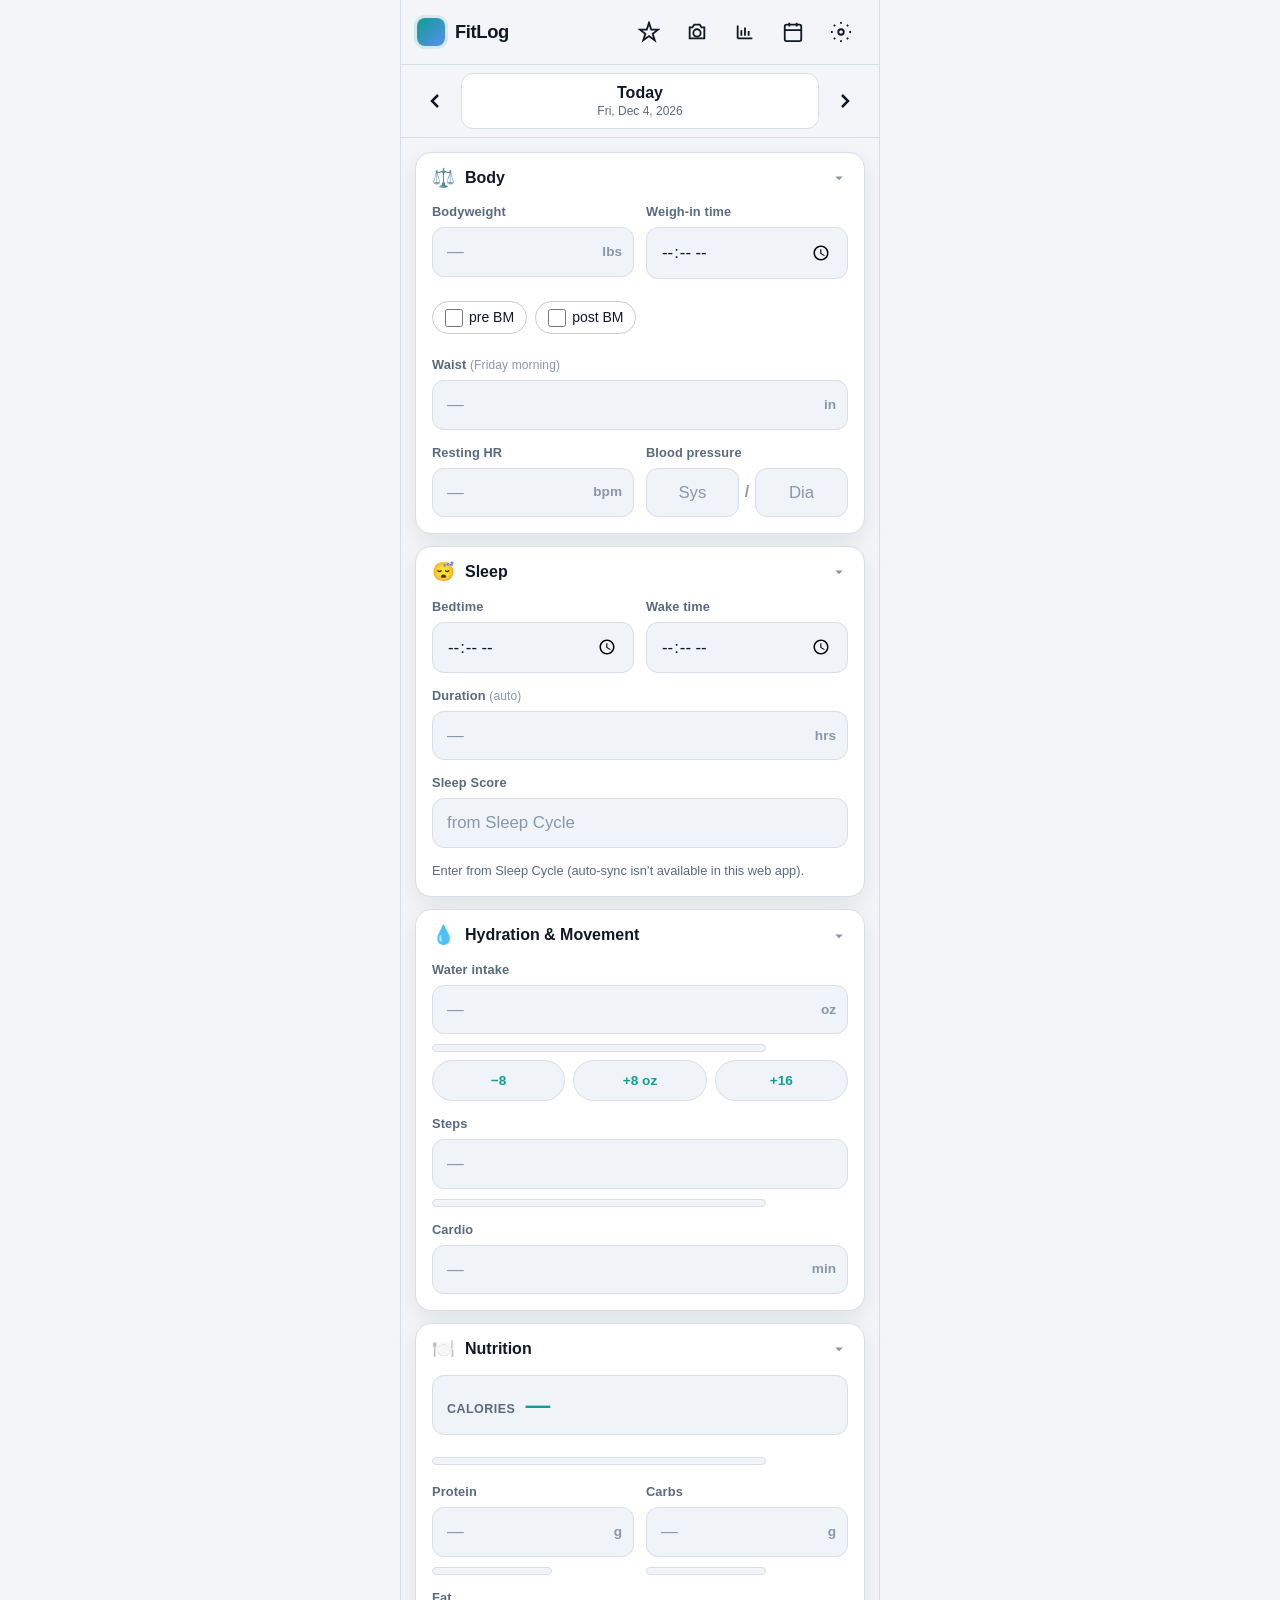
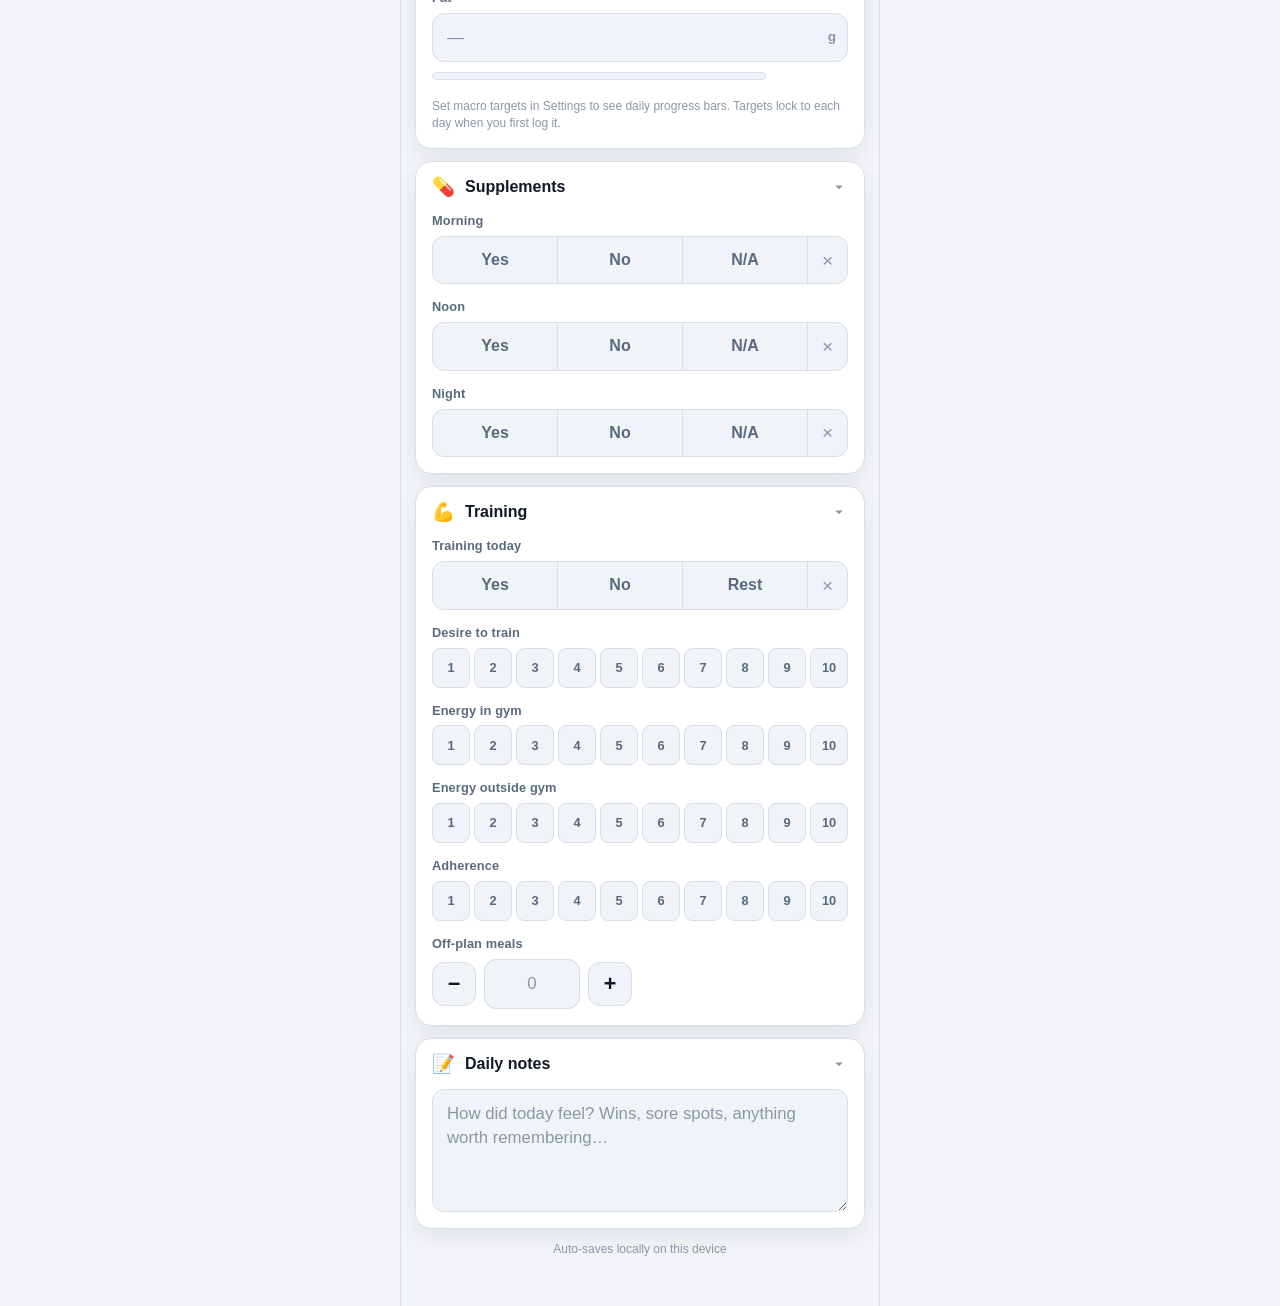
<file: index.html>
<!DOCTYPE html>
<html lang="en">
<head>
  <meta charset="UTF-8" />
  <meta name="viewport" content="width=device-width, initial-scale=1, viewport-fit=cover, maximum-scale=1" />
  <meta name="theme-color" content="#0f1419" />
  <meta name="apple-mobile-web-app-capable" content="yes" />
  <meta name="apple-mobile-web-app-status-bar-style" content="black-translucent" />
  <meta name="apple-mobile-web-app-title" content="FitLog" />
  <meta name="description" content="Daily fitness and health tracker" />
  <link rel="manifest" href="manifest.webmanifest" />
  <link rel="apple-touch-icon" href="assets/icon-180.png" />
  <link rel="icon" type="image/svg+xml" href="assets/icon.svg" />
  <link rel="icon" type="image/png" sizes="192x192" href="assets/icon-192.png" />
  <title>FitLog</title>
  <link rel="stylesheet" href="assets/styles.css" />
</head>
<body>
  <div id="app">
    <header class="top-bar">
      <div class="brand">
        <span class="brand-mark" aria-hidden="true"></span>
        <h1>FitLog</h1>
      </div>
      <div class="top-actions">
        <span id="save-status" class="save-status" aria-live="polite"></span>
        <button type="button" class="icon-btn" id="btn-score" aria-label="Score" title="Score">
          <svg viewBox="0 0 24 24" width="22" height="22" fill="none" stroke="currentColor" stroke-width="2"><path d="M12 2l2.4 7.4H22l-6 4.6 2.3 7-6.3-4.6L5.7 21l2.3-7-6-4.6h7.6z"/></svg>
        </button>
        <button type="button" class="icon-btn" id="btn-photos" aria-label="Progress photos" title="Photos">
          <svg viewBox="0 0 24 24" width="22" height="22" fill="none" stroke="currentColor" stroke-width="2"><path d="M4 7h3l2-3h6l2 3h3v12H4z"/><circle cx="12" cy="13" r="4"/></svg>
        </button>
        <button type="button" class="icon-btn" id="btn-charts" aria-label="Charts" title="Charts">
          <svg viewBox="0 0 24 24" width="22" height="22" fill="none" stroke="currentColor" stroke-width="2"><path d="M4 19V5M4 19h16"/><path d="M8 16V10M12 16V7M16 16v-5"/></svg>
        </button>
        <button type="button" class="icon-btn" id="btn-history" aria-label="History" title="History">
          <svg viewBox="0 0 24 24" width="22" height="22" fill="none" stroke="currentColor" stroke-width="2"><rect x="3" y="4" width="18" height="18" rx="2"/><path d="M16 2v4M8 2v4M3 10h18"/></svg>
        </button>
        <button type="button" class="icon-btn" id="btn-settings" aria-label="Settings" title="Settings">
          <svg viewBox="0 0 24 24" width="22" height="22" fill="none" stroke="currentColor" stroke-width="2"><circle cx="12" cy="12" r="3"/><path d="M12 1v2M12 21v2M4.22 4.22l1.42 1.42M18.36 18.36l1.42 1.42M1 12h2M21 12h2M4.22 19.78l1.42-1.42M18.36 5.64l1.42-1.42"/></svg>
        </button>
      </div>
    </header>

    <nav class="date-nav" aria-label="Date navigation">
      <button type="button" class="icon-btn date-nav-btn" id="btn-prev-day" aria-label="Previous day">
        <svg viewBox="0 0 24 24" width="24" height="24" fill="none" stroke="currentColor" stroke-width="2.5"><path d="M15 18l-6-6 6-6"/></svg>
      </button>
      <button type="button" class="date-display" id="date-display" aria-label="Jump to today">
        <span id="date-label" class="date-label">Today</span>
        <span id="date-sub" class="date-sub"></span>
      </button>
      <button type="button" class="icon-btn date-nav-btn" id="btn-next-day" aria-label="Next day">
        <svg viewBox="0 0 24 24" width="24" height="24" fill="none" stroke="currentColor" stroke-width="2.5"><path d="M9 18l6-6-6-6"/></svg>
      </button>
    </nav>

    <main id="main-view" class="main-view">
      <form id="log-form" autocomplete="off" novalidate>
        <!-- Body -->
        <section class="card" data-section="body">
          <button type="button" class="card-header" aria-expanded="true" data-toggle>
            <span class="card-icon">⚖️</span>
            <span class="card-title">Body</span>
            <svg class="chevron" viewBox="0 0 24 24" width="18" height="18"><path fill="currentColor" d="M7 10l5 5 5-5z"/></svg>
          </button>
          <div class="card-body">
            <div class="field-row">
              <label class="field">
                <span class="field-label">Bodyweight</span>
                <div class="input-with-unit">
                  <input type="number" inputmode="decimal" step="0.1" min="0" name="bodyweight" id="bodyweight" placeholder="—" />
                  <span class="unit">lbs</span>
                </div>
              </label>
              <label class="field">
                <span class="field-label">Weigh-in time</span>
                <input type="time" name="weighInTime" id="weighInTime" />
              </label>
            </div>
            <div class="bm-row" role="group" aria-label="Weigh-in timing vs bowel movement">
              <input type="hidden" id="bmTiming" />
              <label class="bm-chip"><input type="checkbox" id="bm-pre" data-bm="pre" /> pre BM</label>
              <label class="bm-chip"><input type="checkbox" id="bm-post" data-bm="post" /> post BM</label>
            </div>

            <div id="waist-friday-block" class="waist-block" hidden>
              <label class="field">
                <span class="field-label">Waist <span class="hint">(Friday morning)</span></span>
                <div class="input-with-unit">
                  <input type="number" inputmode="decimal" step="0.1" min="0" name="waist" id="waist" placeholder="—" />
                  <span class="unit">in</span>
                </div>
              </label>
            </div>
            <div id="waist-other-block" class="waist-other" hidden>
              <div class="waist-last-card">
                <span class="field-label">Last Friday waist</span>
                <div class="waist-last-value"><span id="last-waist-value">—</span> <span class="unit">in</span></div>
                <p class="waist-hint" id="last-waist-hint">Enter waist on Fridays only</p>
              </div>
            </div>
            <div class="field-row">
              <label class="field">
                <span class="field-label">Resting HR</span>
                <div class="input-with-unit">
                  <input type="number" inputmode="numeric" step="1" min="0" max="250" name="restingHR" id="restingHR" placeholder="—" />
                  <span class="unit">bpm</span>
                </div>
              </label>
              <div class="field">
                <span class="field-label">Blood pressure</span>
                <div class="bp-group">
                  <input type="number" inputmode="numeric" step="1" min="0" max="300" name="bpSystolic" id="bpSystolic" placeholder="Sys" aria-label="Systolic" />
                  <span class="bp-sep">/</span>
                  <input type="number" inputmode="numeric" step="1" min="0" max="200" name="bpDiastolic" id="bpDiastolic" placeholder="Dia" aria-label="Diastolic" />
                </div>
              </div>
            </div>
          </div>
        </section>

        <!-- Sleep -->
        <section class="card" data-section="sleep">
          <button type="button" class="card-header" aria-expanded="true" data-toggle>
            <span class="card-icon">😴</span>
            <span class="card-title">Sleep</span>
            <svg class="chevron" viewBox="0 0 24 24" width="18" height="18"><path fill="currentColor" d="M7 10l5 5 5-5z"/></svg>
          </button>
          <div class="card-body">
            <div class="field-row">
              <label class="field">
                <span class="field-label">Bedtime</span>
                <input type="time" name="bedtime" id="bedtime" />
              </label>
              <label class="field">
                <span class="field-label">Wake time</span>
                <input type="time" name="wakeTime" id="wakeTime" />
              </label>
            </div>
            <label class="field">
              <span class="field-label">Duration <span class="hint" id="duration-hint">(auto)</span></span>
              <div class="input-with-unit">
                <input type="number" inputmode="decimal" step="0.25" min="0" max="24" name="sleepDuration" id="sleepDuration" placeholder="—" />
                <span class="unit">hrs</span>
              </div>
            </label>
            <label class="field">
              <span class="field-label">Sleep Score</span>
              <div class="input-with-unit">
                <input type="number" inputmode="numeric" step="1" min="0" max="100" name="sleepScore" id="sleepScore" placeholder="from Sleep Cycle" />
              </div>
              <p class="settings-note" style="margin-top:8px">Enter from Sleep Cycle (auto-sync isn’t available in this web app).</p>
            </label>
          </div>
        </section>


        <!-- Hydration & Movement -->
        <section class="card" data-section="movement">
          <button type="button" class="card-header" aria-expanded="true" data-toggle>
            <span class="card-icon">💧</span>
            <span class="card-title">Hydration &amp; Movement</span>
            <svg class="chevron" viewBox="0 0 24 24" width="18" height="18"><path fill="currentColor" d="M7 10l5 5 5-5z"/></svg>
          </button>
          <div class="card-body">
            <label class="field">
              <span class="field-label">Water intake</span>
              <div class="input-with-unit">
                <input type="number" inputmode="decimal" step="1" min="0" name="water" id="water" placeholder="—" />
                <span class="unit">oz</span>
              </div>
              <div class="progress-wrap" id="water-progress" hidden>
                <div class="progress-bar"><div class="progress-fill" id="water-fill"></div></div>
                <span class="progress-text" id="water-progress-text"></span>
              </div>
            </label>
            <div class="quick-add" id="water-quick" data-target="water" data-step="8">
              <button type="button" data-add="-8">−8</button>
              <button type="button" data-add="8">+8 oz</button>
              <button type="button" data-add="16">+16</button>
            </div>
            <label class="field">
              <span class="field-label">Steps</span>
              <input type="number" inputmode="numeric" step="1" min="0" name="steps" id="steps" placeholder="—" />
              <div class="progress-wrap" id="steps-progress" hidden>
                <div class="progress-bar"><div class="progress-fill" id="steps-fill"></div></div>
                <span class="progress-text" id="steps-progress-text"></span>
              </div>
            </label>
            <label class="field">
              <span class="field-label">Cardio</span>
              <div class="input-with-unit">
                <input type="number" inputmode="numeric" step="1" min="0" name="cardio" id="cardio" placeholder="—" />
                <span class="unit">min</span>
              </div>
            </label>
          </div>
        </section>


        <!-- Nutrition -->
        <section class="card" data-section="nutrition">
          <button type="button" class="card-header" aria-expanded="true" data-toggle>
            <span class="card-icon">🍽️</span>
            <span class="card-title">Nutrition</span>
            <svg class="chevron" viewBox="0 0 24 24" width="18" height="18"><path fill="currentColor" d="M7 10l5 5 5-5z"/></svg>
          </button>
          <div class="card-body">
            <div class="calories-display" id="calories-display" aria-live="polite">
              <span class="calories-label">Calories</span>
              <span class="calories-value" id="calories-value">—</span>
              <span class="calories-target" id="calories-target-text" hidden></span>
            </div>
            <div class="progress-wrap nutrition-cal-progress" id="calories-progress" hidden>
              <div class="progress-bar"><div class="progress-fill" id="calories-fill"></div></div>
              <span class="progress-text" id="calories-progress-text"></span>
            </div>
            <div class="field-row">
              <label class="field">
                <span class="field-label">Protein</span>
                <div class="input-with-unit">
                  <input type="number" inputmode="decimal" step="1" min="0" name="protein" id="protein" placeholder="—" />
                  <span class="unit">g</span>
                </div>
                <div class="progress-wrap" id="protein-progress" hidden>
                  <div class="progress-bar"><div class="progress-fill" id="protein-fill"></div></div>
                  <span class="progress-text" id="protein-progress-text"></span>
                </div>
              </label>
              <label class="field">
                <span class="field-label">Carbs</span>
                <div class="input-with-unit">
                  <input type="number" inputmode="decimal" step="1" min="0" name="carbs" id="carbs" placeholder="—" />
                  <span class="unit">g</span>
                </div>
                <div class="progress-wrap" id="carbs-progress" hidden>
                  <div class="progress-bar"><div class="progress-fill" id="carbs-fill"></div></div>
                  <span class="progress-text" id="carbs-progress-text"></span>
                </div>
              </label>
            </div>
            <label class="field">
              <span class="field-label">Fat</span>
              <div class="input-with-unit">
                <input type="number" inputmode="decimal" step="1" min="0" name="fat" id="fat" placeholder="—" />
                <span class="unit">g</span>
              </div>
              <div class="progress-wrap" id="fat-progress" hidden>
                <div class="progress-bar"><div class="progress-fill" id="fat-fill"></div></div>
                <span class="progress-text" id="fat-progress-text"></span>
              </div>
            </label>
            <p class="nutrition-day-targets-hint" id="nutrition-targets-hint"></p>
          </div>
        </section>

        <!-- Supplements -->
        <section class="card" data-section="supplements">
          <button type="button" class="card-header" aria-expanded="true" data-toggle>
            <span class="card-icon">💊</span>
            <span class="card-title">Supplements</span>
            <svg class="chevron" viewBox="0 0 24 24" width="18" height="18"><path fill="currentColor" d="M7 10l5 5 5-5z"/></svg>
          </button>
          <div class="card-body">
            <div class="field">
              <span class="field-label">Morning</span>
              <div class="segmented" role="group" aria-label="Morning supplements">
                <input type="radio" name="supplementsMorning" id="supplementsMorning-yes" value="yes" />
                <label for="supplementsMorning-yes">Yes</label>
                <input type="radio" name="supplementsMorning" id="supplementsMorning-no" value="no" />
                <label for="supplementsMorning-no">No</label>
                <input type="radio" name="supplementsMorning" id="supplementsMorning-na" value="na" />
                <label for="supplementsMorning-na">N/A</label>
                <button type="button" class="seg-clear" data-seg-clear="supplementsMorning" aria-label="Clear morning supplements" title="Clear">×</button>
              </div>
            </div>
            <div class="field">
              <span class="field-label">Noon</span>
              <div class="segmented" role="group" aria-label="Noon supplements">
                <input type="radio" name="supplementsNoon" id="supplementsNoon-yes" value="yes" />
                <label for="supplementsNoon-yes">Yes</label>
                <input type="radio" name="supplementsNoon" id="supplementsNoon-no" value="no" />
                <label for="supplementsNoon-no">No</label>
                <input type="radio" name="supplementsNoon" id="supplementsNoon-na" value="na" />
                <label for="supplementsNoon-na">N/A</label>
                <button type="button" class="seg-clear" data-seg-clear="supplementsNoon" aria-label="Clear noon supplements" title="Clear">×</button>
              </div>
            </div>
            <div class="field">
              <span class="field-label">Night</span>
              <div class="segmented" role="group" aria-label="Night supplements">
                <input type="radio" name="supplementsNight" id="supplementsNight-yes" value="yes" />
                <label for="supplementsNight-yes">Yes</label>
                <input type="radio" name="supplementsNight" id="supplementsNight-no" value="no" />
                <label for="supplementsNight-no">No</label>
                <input type="radio" name="supplementsNight" id="supplementsNight-na" value="na" />
                <label for="supplementsNight-na">N/A</label>
                <button type="button" class="seg-clear" data-seg-clear="supplementsNight" aria-label="Clear night supplements" title="Clear">×</button>
              </div>
            </div>
          </div>
        </section>

        <!-- Training -->
        <section class="card" data-section="training">
          <button type="button" class="card-header" aria-expanded="true" data-toggle>
            <span class="card-icon">💪</span>
            <span class="card-title">Training</span>
            <svg class="chevron" viewBox="0 0 24 24" width="18" height="18"><path fill="currentColor" d="M7 10l5 5 5-5z"/></svg>
          </button>
          <div class="card-body">
            <div class="field">
              <span class="field-label">Training today</span>
              <div class="segmented" role="group" aria-label="Training">
                <input type="radio" name="training" id="training-yes" value="yes" />
                <label for="training-yes">Yes</label>
                <input type="radio" name="training" id="training-no" value="no" />
                <label for="training-no">No</label>
                <input type="radio" name="training" id="training-rest" value="rest" />
                <label for="training-rest">Rest</label>
                <button type="button" class="seg-clear" id="training-clear" aria-label="Clear training" title="Clear">×</button>
              </div>
            </div>
            <label class="field">
              <span class="field-label">Desire to train</span>
              <div class="scale" data-scale="desireToTrain">
                <input type="hidden" name="desireToTrain" id="desireToTrain" value="" />
                <div class="scale-btns" role="group" aria-label="Desire to train 1 to 10"></div>
              </div>
            </label>
            <label class="field">
              <span class="field-label">Energy in gym</span>
              <div class="scale" data-scale="energyInGym">
                <input type="hidden" name="energyInGym" id="energyInGym" value="" />
                <div class="scale-btns" role="group" aria-label="Energy in gym 1 to 10"></div>
              </div>
            </label>
            <label class="field">
              <span class="field-label">Energy outside gym</span>
              <div class="scale" data-scale="energyOutsideGym">
                <input type="hidden" name="energyOutsideGym" id="energyOutsideGym" value="" />
                <div class="scale-btns" role="group" aria-label="Energy outside gym 1 to 10"></div>
              </div>
            </label>
            <label class="field">
              <span class="field-label">Adherence</span>
              <div class="scale" data-scale="adherence">
                <input type="hidden" name="adherence" id="adherence" value="" />
                <div class="scale-btns" role="group" aria-label="Adherence 1 to 10"></div>
              </div>
            </label>
            <label class="field">
              <span class="field-label">Off-plan meals</span>
              <div class="stepper">
                <button type="button" class="stepper-btn" data-stepper="offPlanMeals" data-delta="-1" aria-label="Decrease">−</button>
                <input type="number" inputmode="numeric" step="1" min="0" name="offPlanMeals" id="offPlanMeals" value="" placeholder="0" />
                <button type="button" class="stepper-btn" data-stepper="offPlanMeals" data-delta="1" aria-label="Increase">+</button>
              </div>
            </label>
          </div>
        </section>

        <!-- Notes -->
        <section class="card" data-section="notes">
          <button type="button" class="card-header" aria-expanded="true" data-toggle>
            <span class="card-icon">📝</span>
            <span class="card-title">Daily notes</span>
            <svg class="chevron" viewBox="0 0 24 24" width="18" height="18"><path fill="currentColor" d="M7 10l5 5 5-5z"/></svg>
          </button>
          <div class="card-body">
            <label class="field">
              <textarea name="notes" id="notes" rows="4" placeholder="How did today feel? Wins, sore spots, anything worth remembering…"></textarea>
            </label>
          </div>
        </section>
      </form>
      <p class="footer-hint">Auto-saves locally on this device</p>
    </main>


    <!-- Score panel -->
    <aside id="score-panel" class="panel" hidden aria-label="Score">
      <div class="panel-header">
        <h2>Score</h2>
        <button type="button" class="icon-btn" id="btn-close-score" aria-label="Close">
          <svg viewBox="0 0 24 24" width="22" height="22" fill="none" stroke="currentColor" stroke-width="2"><path d="M18 6L6 18M6 6l12 12"/></svg>
        </button>
      </div>
      <div class="panel-body score-body">
        <div class="score-streak-card" id="score-streak-card">
          <div class="streak-label">Logging streak</div>
          <div class="streak-value"><span id="score-streak">0</span> <span class="streak-unit">days</span></div>
          <p class="streak-hint" id="score-streak-hint">Consecutive days with any log entry</p>
        </div>

        <section class="score-window-card" data-window="7">
          <h3>Last 7 days</h3>
          <div class="blend-hero">
            <div class="blend-number" id="score-7-blend">—</div>
            <div class="blend-label" id="score-7-blend-label">Blend score</div>
          </div>
          <div class="score-metrics">
            <div class="score-metric">
              <span class="sm-label">Consistency</span>
              <span class="sm-value" id="score-7-consistency">—</span>
            </div>
            <div class="score-metric">
              <span class="sm-label">Habit hit</span>
              <span class="sm-value" id="score-7-habit">—</span>
            </div>
          </div>
          <p class="score-detail" id="score-7-detail"></p>
        </section>

        <section class="score-window-card" data-window="30">
          <h3>Last 30 days</h3>
          <div class="blend-hero">
            <div class="blend-number" id="score-30-blend">—</div>
            <div class="blend-label" id="score-30-blend-label">Blend score</div>
          </div>
          <div class="score-metrics">
            <div class="score-metric">
              <span class="sm-label">Consistency</span>
              <span class="sm-value" id="score-30-consistency">—</span>
            </div>
            <div class="score-metric">
              <span class="sm-label">Habit hit</span>
              <span class="sm-value" id="score-30-habit">—</span>
            </div>
          </div>
          <p class="score-detail" id="score-30-detail"></p>
        </section>

        <section class="settings-block score-legend">
          <h3>How scoring works</h3>
          <ul class="legend-list">
            <li><strong>Logged day</strong> — any field filled (metrics, supplements, notes, etc.).</li>
            <li><strong>Consistency</strong> — logged days ÷ days in the window (7 or 30).</li>
            <li><strong>Habit checks</strong> (on logged days only):
              <ul>
                <li>Supplements Morning / Noon / Night — pass if Yes or N/A; fail if No or blank.</li>
                <li>Training — pass if Yes, No, or Rest; fail if blank.</li>
                <li>Adherence — pass if 1–10 set; fail if blank.</li>
                <li>Water / Steps goals — only if a goal is set in Settings; pass when met, otherwise fail. Skipped if no goal.</li>
              </ul>
            </li>
            <li><strong>Habit hit rate</strong> — passed checks ÷ applicable checks across logged days. Shows “—” if none apply.</li>
            <li><strong>Blend</strong> — round(40% × consistency + 60% × habit hit). If habit hit is unavailable, blend = consistency only.</li>
            <li><strong>Streak</strong> — consecutive logged days ending today, or yesterday if today is still empty.</li>
          </ul>
        </section>
      </div>
    </aside>


    <!-- Photos panel -->
    <aside id="photos-panel" class="panel" hidden aria-label="Progress photos">
      <div class="panel-header">
        <h2>Photos</h2>
        <button type="button" class="icon-btn" id="btn-close-photos" aria-label="Close">
          <svg viewBox="0 0 24 24" width="22" height="22" fill="none" stroke="currentColor" stroke-width="2"><path d="M18 6L6 18M6 6l12 12"/></svg>
        </button>
      </div>
      <div class="photos-tabs" role="tablist">
        <button type="button" class="photos-tab active" data-photos-tab="capture" role="tab">Capture</button>
        <button type="button" class="photos-tab" data-photos-tab="compare" role="tab">Compare</button>
        <button type="button" class="photos-tab" data-photos-tab="review" role="tab">Bot review</button>
      </div>

      <div class="photos-section active" data-photos-section="capture">
        <div class="photo-date-row">
          <label>
            <span class="field-label">Photo day</span>
            <input type="date" id="photo-date" />
          </label>
          <button type="button" class="btn" id="btn-photo-today" style="align-self:flex-end">Today</button>
        </div>
        <div class="photo-angles">
          <div class="photo-angle-card">
            <div class="photo-angle-head">
              <h3>Front</h3>
              <div class="photo-angle-actions">
                <button type="button" class="btn" id="btn-photo-camera-front" title="Camera">Camera</button>
                <button type="button" class="btn" id="btn-photo-add-front">Add</button>
                <button type="button" class="btn danger-outline" id="btn-photo-del-front">Del</button>
              </div>
            </div>
            <div class="photo-preview" id="photo-preview-front"></div>
          </div>
          <div class="photo-angle-card">
            <div class="photo-angle-head">
              <h3>Side</h3>
              <div class="photo-angle-actions">
                <button type="button" class="btn" id="btn-photo-camera-side" title="Camera">Camera</button>
                <button type="button" class="btn" id="btn-photo-add-side">Add</button>
                <button type="button" class="btn danger-outline" id="btn-photo-del-side">Del</button>
              </div>
            </div>
            <div class="photo-preview" id="photo-preview-side"></div>
          </div>
          <div class="photo-angle-card">
            <div class="photo-angle-head">
              <h3>Rear</h3>
              <div class="photo-angle-actions">
                <button type="button" class="btn" id="btn-photo-camera-rear" title="Camera">Camera</button>
                <button type="button" class="btn" id="btn-photo-add-rear">Add</button>
                <button type="button" class="btn danger-outline" id="btn-photo-del-rear">Del</button>
              </div>
            </div>
            <div class="photo-preview" id="photo-preview-rear"></div>
          </div>
        </div>
        <div class="photos-actions">
          <button type="button" class="btn danger-outline" id="btn-photo-delete-day">Delete all photos for this day</button>
        </div>
        <h3 style="margin:18px 0 8px;font-size:0.95rem">Photo days</h3>
        <div id="photo-days-list" class="photo-days-list"></div>
        <p class="photos-note">Photos are stored in this device’s IndexedDB (compressed JPEGs), separate from daily logs. Weekly Front / Side / Rear sets work best with consistent lighting and pose.</p>
        <input type="file" id="photo-file-input" accept="image/*" hidden />
      </div>

      <div class="photos-section" data-photos-section="compare">
        <div class="compare-dates">
          <label>
            Date A (newer)
            <input type="date" id="compare-date-a" />
          </label>
          <label>
            Date B (older)
            <input type="date" id="compare-date-b" />
          </label>
        </div>
        <div class="compare-presets">
          <button type="button" data-compare-preset="last-week">Last week</button>
          <button type="button" data-compare-preset="last-month">This time last month</button>
          <button type="button" data-compare-preset="month-start">Since month start</button>
          <button type="button" data-compare-preset="year-start">Since year start</button>
          <button type="button" data-compare-preset="previous">Previous photo day</button>
        </div>
        <p class="photos-note" style="margin-top:0">Presets set Date B relative to Date A. If that day has no photos, FitLog snaps to the nearest earlier photo day.</p>
        <div id="compare-grid" class="compare-grid"></div>
        <div class="compare-overlay-wrap">
          <h4>Opacity overlay</h4>
          <div class="overlay-angle-select">
            <button type="button" class="active" data-overlay-angle="front">Front</button>
            <button type="button" data-overlay-angle="side">Side</button>
            <button type="button" data-overlay-angle="rear">Rear</button>
          </div>
          <div id="overlay-stage" class="overlay-stage"><div class="overlay-empty">Select two dates</div></div>
          <input type="range" id="overlay-slider" class="overlay-slider" min="0" max="100" value="50" aria-label="Overlay opacity" />
        </div>
      </div>

      <div class="photos-section" data-photos-section="review">
        <section class="settings-block">
          <h3>Prepare for bot review</h3>
          <p class="settings-note">Packages Date A (current) and Date B (comparison) Front / Side / Rear photos into a zip with a short README. Attach those files in your App Builder chat and ask for a week-over-week summary. Nothing is uploaded automatically.</p>
          <p class="settings-note">Uses the dates currently set on the <strong>Compare</strong> tab (Date A / Date B). Set those first, then come back here.</p>
          <button type="button" class="btn primary" id="btn-bot-review">Prepare for bot review</button>
        </section>
      </div>
    </aside>


    <!-- Charts panel -->
    <aside id="charts-panel" class="panel" hidden aria-label="Charts">
      <div class="panel-header">
        <h2>Charts</h2>
        <button type="button" class="icon-btn" id="btn-close-charts" aria-label="Close">
          <svg viewBox="0 0 24 24" width="22" height="22" fill="none" stroke="currentColor" stroke-width="2"><path d="M18 6L6 18M6 6l12 12"/></svg>
        </button>
      </div>
      <div class="panel-body charts-body">
        <div class="chart-range" role="group" aria-label="Chart range">
          <button type="button" class="chart-range-btn" data-chart-range="7">7d</button>
          <button type="button" class="chart-range-btn active" data-chart-range="30">30d</button>
          <button type="button" class="chart-range-btn" data-chart-range="90">90d</button>
          <button type="button" class="chart-range-btn" data-chart-range="all">All</button>
        </div>

        <section class="chart-card">
          <div class="chart-card-head">
            <h3>Bodyweight</h3>
            <span class="chart-unit">lbs</span>
          </div>
          <div class="chart-stats" id="weight-chart-stats">
            <div class="chart-stat"><span class="cs-label">Latest</span><span class="cs-value" id="weight-stat-latest">—</span></div>
            <div class="chart-stat"><span class="cs-label">Change</span><span class="cs-value" id="weight-stat-change">—</span></div>
            <div class="chart-stat"><span class="cs-label">Low</span><span class="cs-value" id="weight-stat-low">—</span></div>
            <div class="chart-stat"><span class="cs-label">High</span><span class="cs-value" id="weight-stat-high">—</span></div>
          </div>
          <div class="chart-canvas-wrap">
            <canvas id="weight-chart" width="400" height="220" aria-label="Bodyweight over time"></canvas>
            <p class="chart-empty" id="weight-chart-empty" hidden>No bodyweight entries in this range</p>
          </div>
        </section>

        <section class="chart-card">
          <div class="chart-card-head">
            <h3>Waist</h3>
            <span class="chart-unit">in · Fridays</span>
          </div>
          <div class="chart-stats" id="waist-chart-stats">
            <div class="chart-stat"><span class="cs-label">Latest</span><span class="cs-value" id="waist-stat-latest">—</span></div>
            <div class="chart-stat"><span class="cs-label">Change</span><span class="cs-value" id="waist-stat-change">—</span></div>
            <div class="chart-stat"><span class="cs-label">Low</span><span class="cs-value" id="waist-stat-low">—</span></div>
            <div class="chart-stat"><span class="cs-label">High</span><span class="cs-value" id="waist-stat-high">—</span></div>
          </div>
          <div class="chart-canvas-wrap">
            <canvas id="waist-chart" width="400" height="220" aria-label="Waist over time"></canvas>
            <p class="chart-empty" id="waist-chart-empty" hidden>No Friday waist entries yet</p>
          </div>
          <p class="settings-note" style="margin-top:10px">Waist is logged on Friday mornings from the Body section.</p>
        </section>

        <section class="chart-card">
          <div class="chart-card-head">
            <h3>Sleep duration</h3>
            <span class="chart-unit">hrs</span>
          </div>
          <div class="chart-stats" id="sleep-chart-stats">
            <div class="chart-stat"><span class="cs-label">Latest</span><span class="cs-value" id="sleep-stat-latest">—</span></div>
            <div class="chart-stat"><span class="cs-label">Change</span><span class="cs-value" id="sleep-stat-change">—</span></div>
            <div class="chart-stat"><span class="cs-label">Low</span><span class="cs-value" id="sleep-stat-low">—</span></div>
            <div class="chart-stat"><span class="cs-label">High</span><span class="cs-value" id="sleep-stat-high">—</span></div>
          </div>
          <div class="chart-canvas-wrap">
            <canvas id="sleep-chart" width="400" height="220" aria-label="Sleep duration over time"></canvas>
            <p class="chart-empty" id="sleep-chart-empty" hidden>No sleep duration entries in this range</p>
          </div>
        </section>
      </div>
    </aside>

    <!-- History panel -->
    <aside id="history-panel" class="panel" hidden aria-label="History">
      <div class="panel-header">
        <h2>History</h2>
        <button type="button" class="icon-btn" id="btn-close-history" aria-label="Close">
          <svg viewBox="0 0 24 24" width="22" height="22" fill="none" stroke="currentColor" stroke-width="2"><path d="M18 6L6 18M6 6l12 12"/></svg>
        </button>
      </div>
      <div class="calendar-controls">
        <button type="button" class="icon-btn" id="cal-prev" aria-label="Previous month">
          <svg viewBox="0 0 24 24" width="20" height="20" fill="none" stroke="currentColor" stroke-width="2"><path d="M15 18l-6-6 6-6"/></svg>
        </button>
        <span id="cal-title" class="cal-title"></span>
        <button type="button" class="icon-btn" id="cal-next" aria-label="Next month">
          <svg viewBox="0 0 24 24" width="20" height="20" fill="none" stroke="currentColor" stroke-width="2"><path d="M9 18l6-6-6-6"/></svg>
        </button>
      </div>
      <div class="cal-weekdays" aria-hidden="true">
        <span>S</span><span>M</span><span>T</span><span>W</span><span>T</span><span>F</span><span>S</span>
      </div>
      <div id="cal-grid" class="cal-grid"></div>
      <div id="history-list" class="history-list"></div>
    </aside>

    <!-- Settings panel -->
    <aside id="settings-panel" class="panel" hidden aria-label="Settings">
      <div class="panel-header">
        <h2>Settings</h2>
        <button type="button" class="icon-btn" id="btn-close-settings" aria-label="Close">
          <svg viewBox="0 0 24 24" width="22" height="22" fill="none" stroke="currentColor" stroke-width="2"><path d="M18 6L6 18M6 6l12 12"/></svg>
        </button>
      </div>
      <div class="panel-body">
        <section class="settings-block">
          <h3>Daily goals</h3>
          <label class="field">
            <span class="field-label">Water goal (oz)</span>
            <input type="number" inputmode="numeric" min="0" id="setting-water-goal" placeholder="e.g. 100" />
          </label>
          <label class="field">
            <span class="field-label">Steps goal</span>
            <input type="number" inputmode="numeric" min="0" id="setting-steps-goal" placeholder="e.g. 10000" />
          </label>
          <button type="button" class="btn primary" id="btn-save-settings">Save goals</button>
        </section>
        <section class="settings-block">
          <h3>Macro targets</h3>
          <p class="settings-note">Current defaults for new days. Each day stores its own snapshot so past days keep the targets that applied then.</p>
          <label class="field">
            <span class="field-label">Protein target (g)</span>
            <input type="number" inputmode="decimal" min="0" step="1" id="setting-protein-goal" placeholder="e.g. 200" />
          </label>
          <label class="field">
            <span class="field-label">Carbs target (g)</span>
            <input type="number" inputmode="decimal" min="0" step="1" id="setting-carbs-goal" placeholder="e.g. 400" />
          </label>
          <label class="field">
            <span class="field-label">Fat target (g)</span>
            <input type="number" inputmode="decimal" min="0" step="1" id="setting-fat-goal" placeholder="e.g. 65" />
          </label>
          <p class="settings-note" id="setting-macro-calories">Target calories: —</p>
          <button type="button" class="btn primary" id="btn-save-macro-targets">Save macro targets</button>
          <button type="button" class="btn" id="btn-apply-targets-today" style="margin-top:8px">Apply current targets to today</button>
        </section>
        <section class="settings-block">
          <h3>Data</h3>
          <button type="button" class="btn" id="btn-export">Export JSON backup</button>
          <button type="button" class="btn" id="btn-import">Import JSON…</button>
          <input type="file" id="import-file" accept="application/json,.json" hidden />
          <p class="settings-note">Import asks whether to merge with existing days or replace all data.</p>
        </section>
        <section class="settings-block">
          <h3>About</h3>
          <p class="settings-note">FitLog stores daily logs in this browser’s localStorage and progress photos in IndexedDB. Add to Home Screen from Safari for an app-like icon. Works offline after first load.</p>
        </section>
      </div>
    </aside>

    <div id="toast" class="toast" hidden role="status"></div>
  </div>
  <script src="assets/photos.js"></script>
  <script src="assets/app.js"></script>
</body>
</html>
</file>
<file: assets/styles.css>
:root {
  --bg: #0b0f14;
  --bg-elevated: #121821;
  --bg-card: #161d28;
  --bg-input: #0e141c;
  --border: #243041;
  --border-strong: #334155;
  --text: #e8eef7;
  --text-muted: #8b9bb0;
  --text-dim: #5c6b7e;
  --accent: #3dd6c6;
  --accent-dim: rgba(61, 214, 198, 0.15);
  --accent-strong: #2bb8aa;
  --danger: #f07178;
  --warn: #e6c07b;
  --good: #7fd99a;
  --scale-low: #5c6b7e;
  --scale-mid: #e6c07b;
  --scale-high: #3dd6c6;
  --radius: 16px;
  --radius-sm: 12px;
  --shadow: 0 8px 24px rgba(0, 0, 0, 0.35);
  --safe-top: env(safe-area-inset-top, 0px);
  --safe-bottom: env(safe-area-inset-bottom, 0px);
  --font: -apple-system, BlinkMacSystemFont, "SF Pro Text", "Segoe UI", Roboto, Helvetica, Arial, sans-serif;
  --tap: 44px;
}

@media (prefers-color-scheme: light) {
  :root {
    --bg: #f3f5f8;
    --bg-elevated: #ffffff;
    --bg-card: #ffffff;
    --bg-input: #f0f3f7;
    --border: #d8dee8;
    --border-strong: #b8c2d1;
    --text: #101826;
    --text-muted: #5a6a7e;
    --text-dim: #8a97a8;
    --accent: #0d9f91;
    --accent-dim: rgba(13, 159, 145, 0.12);
    --accent-strong: #0b8579;
    --shadow: 0 8px 24px rgba(16, 24, 38, 0.08);
  }
}

*, *::before, *::after { box-sizing: border-box; }

html, body {
  margin: 0;
  padding: 0;
  min-height: 100%;
  background: var(--bg);
  color: var(--text);
  font-family: var(--font);
  font-size: 16px;
  line-height: 1.4;
  -webkit-tap-highlight-color: transparent;
  -webkit-text-size-adjust: 100%;
}

body {
  overscroll-behavior-y: contain;
}

#app {
  max-width: 480px;
  margin: 0 auto;
  min-height: 100dvh;
  padding-bottom: calc(24px + var(--safe-bottom));
  position: relative;
}

/* Top bar */
.top-bar {
  position: sticky;
  top: 0;
  z-index: 40;
  display: flex;
  align-items: center;
  justify-content: space-between;
  padding: calc(10px + var(--safe-top)) 16px 10px;
  background: color-mix(in srgb, var(--bg) 88%, transparent);
  backdrop-filter: blur(16px);
  -webkit-backdrop-filter: blur(16px);
  border-bottom: 1px solid var(--border);
}

.brand {
  display: flex;
  align-items: center;
  gap: 10px;
}

.brand-mark {
  width: 28px;
  height: 28px;
  border-radius: 8px;
  background: linear-gradient(135deg, var(--accent), #5b8def);
  box-shadow: 0 0 0 3px var(--accent-dim);
}

.brand h1 {
  margin: 0;
  font-size: 1.15rem;
  font-weight: 700;
  letter-spacing: -0.02em;
}

.top-actions {
  display: flex;
  align-items: center;
  gap: 4px;
}

.save-status {
  font-size: 0.75rem;
  color: var(--text-dim);
  min-width: 3.5rem;
  text-align: right;
  transition: color 0.2s, opacity 0.2s;
  opacity: 0;
}
.save-status.visible { opacity: 1; }
.save-status.saved { color: var(--good); }
.save-status.saving { color: var(--text-muted); }

.icon-btn {
  appearance: none;
  border: none;
  background: transparent;
  color: var(--text);
  width: var(--tap);
  height: var(--tap);
  border-radius: 12px;
  display: inline-flex;
  align-items: center;
  justify-content: center;
  cursor: pointer;
  padding: 0;
}
.icon-btn:active { background: var(--accent-dim); }
.icon-btn:disabled { opacity: 0.35; pointer-events: none; }

/* Date nav */
.date-nav {
  position: sticky;
  top: calc(56px + var(--safe-top));
  z-index: 30;
  display: flex;
  align-items: center;
  gap: 4px;
  padding: 8px 12px;
  background: color-mix(in srgb, var(--bg) 92%, transparent);
  backdrop-filter: blur(12px);
  -webkit-backdrop-filter: blur(12px);
  border-bottom: 1px solid var(--border);
}

.date-display {
  flex: 1;
  appearance: none;
  border: none;
  background: var(--bg-card);
  border: 1px solid var(--border);
  border-radius: var(--radius-sm);
  color: var(--text);
  padding: 10px 12px;
  cursor: pointer;
  text-align: center;
  min-height: var(--tap);
}
.date-display:active { border-color: var(--accent); }

.date-label {
  display: block;
  font-weight: 650;
  font-size: 1rem;
}
.date-sub {
  display: block;
  font-size: 0.75rem;
  color: var(--text-muted);
  margin-top: 2px;
}

.date-nav-btn { flex-shrink: 0; }

/* Main */
.main-view {
  padding: 14px 14px 0;
}

.card {
  background: var(--bg-card);
  border: 1px solid var(--border);
  border-radius: var(--radius);
  margin-bottom: 12px;
  overflow: hidden;
  box-shadow: var(--shadow);
}

.card-header {
  width: 100%;
  display: flex;
  align-items: center;
  gap: 10px;
  padding: 14px 16px;
  background: transparent;
  border: none;
  color: var(--text);
  font: inherit;
  font-weight: 650;
  cursor: pointer;
  text-align: left;
  min-height: var(--tap);
}
.card-header:active { background: var(--accent-dim); }
.card-icon { font-size: 1.15rem; line-height: 1; }
.card-title { flex: 1; }
.chevron {
  color: var(--text-dim);
  transition: transform 0.2s ease;
}
.card.collapsed .chevron { transform: rotate(-90deg); }
.card.collapsed .card-body { display: none; }

.card-body {
  padding: 0 16px 16px;
  display: flex;
  flex-direction: column;
  gap: 14px;
}

.field {
  display: flex;
  flex-direction: column;
  gap: 6px;
  flex: 1;
  min-width: 0;
}

.field-label {
  font-size: 0.8rem;
  font-weight: 600;
  color: var(--text-muted);
  letter-spacing: 0.01em;
}

.hint {
  font-weight: 500;
  color: var(--text-dim);
  font-size: 0.75rem;
}

.field-row {
  display: grid;
  grid-template-columns: 1fr 1fr;
  gap: 12px;
}

input[type="number"],
input[type="time"],
input[type="text"],
textarea {
  width: 100%;
  appearance: none;
  border: 1px solid var(--border);
  background: var(--bg-input);
  color: var(--text);
  border-radius: var(--radius-sm);
  padding: 12px 14px;
  font: inherit;
  font-size: 1.05rem;
  min-height: var(--tap);
  outline: none;
  transition: border-color 0.15s, box-shadow 0.15s;
}
input:focus, textarea:focus {
  border-color: var(--accent);
  box-shadow: 0 0 0 3px var(--accent-dim);
}
textarea {
  resize: vertical;
  min-height: 110px;
  line-height: 1.45;
}
input::placeholder, textarea::placeholder { color: var(--text-dim); }

/* Hide number spinners on some browsers for cleaner look */
input[type="number"]::-webkit-outer-spin-button,
input[type="number"]::-webkit-inner-spin-button {
  -webkit-appearance: none;
  margin: 0;
}
input[type="number"] { -moz-appearance: textfield; }

.input-with-unit {
  display: flex;
  align-items: stretch;
  position: relative;
}
.input-with-unit input { padding-right: 48px; }
.unit {
  position: absolute;
  right: 12px;
  top: 50%;
  transform: translateY(-50%);
  color: var(--text-dim);
  font-size: 0.85rem;
  font-weight: 600;
  pointer-events: none;
}

.bp-group {
  display: flex;
  align-items: center;
  gap: 6px;
}
.bp-group input { text-align: center; }
.bp-sep { color: var(--text-dim); font-weight: 700; }


/* Nutrition */
.calories-display {
  display: flex;
  align-items: baseline;
  gap: 10px;
  flex-wrap: wrap;
  padding: 12px 14px;
  background: var(--bg-input);
  border: 1px solid var(--border);
  border-radius: var(--radius-sm);
  margin-bottom: 4px;
}
.calories-label {
  font-size: 0.78rem;
  font-weight: 650;
  color: var(--text-muted);
  text-transform: uppercase;
  letter-spacing: 0.04em;
}
.calories-value {
  font-size: 1.55rem;
  font-weight: 750;
  color: var(--accent);
  font-variant-numeric: tabular-nums;
}
.calories-target {
  font-size: 0.85rem;
  color: var(--text-muted);
  font-variant-numeric: tabular-nums;
}
.nutrition-day-targets-hint {
  margin: 4px 0 0;
  font-size: 0.75rem;
  color: var(--text-dim);
  line-height: 1.4;
}
.nutrition-cal-progress {
  margin-bottom: 4px;
}

/* Progress */
.progress-wrap {
  display: flex;
  align-items: center;
  gap: 10px;
  margin-top: 4px;
}
.progress-bar {
  flex: 1;
  height: 8px;
  background: var(--bg-input);
  border-radius: 999px;
  overflow: hidden;
  border: 1px solid var(--border);
}
.progress-fill {
  height: 100%;
  width: 0%;
  background: linear-gradient(90deg, var(--accent-strong), var(--accent));
  border-radius: 999px;
  transition: width 0.25s ease;
}
.progress-fill.over { background: linear-gradient(90deg, var(--good), #a8e6b8); }
.progress-text {
  font-size: 0.72rem;
  color: var(--text-muted);
  white-space: nowrap;
  min-width: 4.5rem;
  text-align: right;
}

.quick-add {
  display: flex;
  gap: 8px;
  margin-top: -6px;
}
.quick-add button {
  flex: 1;
  appearance: none;
  border: 1px solid var(--border);
  background: var(--bg-input);
  color: var(--accent);
  font: inherit;
  font-weight: 650;
  font-size: 0.85rem;
  border-radius: 999px;
  padding: 10px 8px;
  min-height: 40px;
  cursor: pointer;
}
.quick-add button:active {
  background: var(--accent-dim);
  border-color: var(--accent);
}

/* Segmented control */
.segmented {
  display: flex;
  background: var(--bg-input);
  border: 1px solid var(--border);
  border-radius: var(--radius-sm);
  overflow: hidden;
  position: relative;
}
.segmented input { position: absolute; opacity: 0; pointer-events: none; }
.segmented label {
  flex: 1;
  text-align: center;
  padding: 12px 8px;
  min-height: var(--tap);
  display: flex;
  align-items: center;
  justify-content: center;
  font-weight: 650;
  color: var(--text-muted);
  cursor: pointer;
  border-right: 1px solid var(--border);
  transition: background 0.15s, color 0.15s;
}
.segmented label:last-of-type { border-right: none; }
.segmented input:checked + label {
  background: var(--accent-dim);
  color: var(--accent);
}
.seg-clear {
  appearance: none;
  border: none;
  border-left: 1px solid var(--border);
  background: transparent;
  color: var(--text-dim);
  width: 40px;
  cursor: pointer;
  font-size: 1.2rem;
  line-height: 1;
}
.seg-clear:active { color: var(--danger); background: rgba(240, 113, 120, 0.12); }

/* Scale 1-10 */
.scale-btns {
  display: grid;
  grid-template-columns: repeat(10, 1fr);
  gap: 4px;
}
.scale-btns button {
  appearance: none;
  border: 1px solid var(--border);
  background: var(--bg-input);
  color: var(--text-muted);
  border-radius: 8px;
  min-height: 40px;
  font: inherit;
  font-size: 0.8rem;
  font-weight: 650;
  cursor: pointer;
  padding: 0;
}
.scale-btns button:active { transform: scale(0.96); }
.scale-btns button.active {
  border-color: transparent;
  color: #0b0f14;
}
.scale-btns button.active.low { background: var(--scale-low); color: var(--text); }
.scale-btns button.active.mid { background: var(--scale-mid); color: #1a1408; }
.scale-btns button.active.high { background: var(--scale-high); color: #062420; }

/* Stepper */
.stepper {
  display: flex;
  align-items: center;
  gap: 8px;
  max-width: 200px;
}
.stepper input {
  text-align: center;
  flex: 1;
}
.stepper-btn {
  appearance: none;
  width: var(--tap);
  height: var(--tap);
  border-radius: 12px;
  border: 1px solid var(--border);
  background: var(--bg-input);
  color: var(--text);
  font-size: 1.35rem;
  font-weight: 600;
  cursor: pointer;
  flex-shrink: 0;
}
.stepper-btn:active { background: var(--accent-dim); border-color: var(--accent); }

.footer-hint {
  text-align: center;
  color: var(--text-dim);
  font-size: 0.75rem;
  margin: 8px 0 24px;
}

/* Panels */
.panel {
  position: fixed;
  inset: 0;
  z-index: 50;
  max-width: 480px;
  margin: 0 auto;
  background: var(--bg);
  overflow-y: auto;
  padding-bottom: calc(24px + var(--safe-bottom));
  animation: slideUp 0.22s ease;
}
@keyframes slideUp {
  from { transform: translateY(12px); opacity: 0.6; }
  to { transform: none; opacity: 1; }
}

.panel-header {
  position: sticky;
  top: 0;
  z-index: 2;
  display: flex;
  align-items: center;
  justify-content: space-between;
  padding: calc(12px + var(--safe-top)) 12px 12px 16px;
  background: color-mix(in srgb, var(--bg) 90%, transparent);
  backdrop-filter: blur(14px);
  -webkit-backdrop-filter: blur(14px);
  border-bottom: 1px solid var(--border);
}
.panel-header h2 {
  margin: 0;
  font-size: 1.2rem;
  letter-spacing: -0.02em;
}
.panel-body { padding: 16px; }

.calendar-controls {
  display: flex;
  align-items: center;
  justify-content: space-between;
  padding: 12px 12px 4px;
}
.cal-title {
  font-weight: 650;
  font-size: 1rem;
}

.cal-weekdays {
  display: grid;
  grid-template-columns: repeat(7, 1fr);
  gap: 4px;
  padding: 8px 12px 0;
  text-align: center;
  font-size: 0.7rem;
  font-weight: 700;
  color: var(--text-dim);
}

.cal-grid {
  display: grid;
  grid-template-columns: repeat(7, 1fr);
  gap: 4px;
  padding: 8px 12px 16px;
}

.cal-day {
  appearance: none;
  border: none;
  background: var(--bg-card);
  border: 1px solid var(--border);
  border-radius: 12px;
  aspect-ratio: 1;
  color: var(--text);
  font: inherit;
  font-size: 0.85rem;
  font-weight: 600;
  cursor: pointer;
  position: relative;
  padding: 0;
  display: flex;
  flex-direction: column;
  align-items: center;
  justify-content: center;
  gap: 4px;
}
.cal-day.empty {
  background: transparent;
  border-color: transparent;
  pointer-events: none;
}
.cal-day.today { border-color: var(--accent); }
.cal-day.selected {
  background: var(--accent-dim);
  border-color: var(--accent);
  color: var(--accent);
}
.cal-day .dot {
  width: 6px;
  height: 6px;
  border-radius: 50%;
  background: var(--border-strong);
}
.cal-day.has-data .dot { background: var(--accent); }
.cal-day.has-full .dot { background: var(--good); box-shadow: 0 0 0 2px rgba(127, 217, 154, 0.25); }

.history-list {
  padding: 0 14px 24px;
  display: flex;
  flex-direction: column;
  gap: 8px;
}
.history-item {
  appearance: none;
  width: 100%;
  text-align: left;
  border: 1px solid var(--border);
  background: var(--bg-card);
  border-radius: var(--radius-sm);
  padding: 12px 14px;
  color: var(--text);
  font: inherit;
  cursor: pointer;
  display: flex;
  justify-content: space-between;
  align-items: center;
  gap: 12px;
}
.history-item:active { border-color: var(--accent); }
.history-item .hi-date { font-weight: 650; }
.history-item .hi-meta {
  font-size: 0.78rem;
  color: var(--text-muted);
}
.history-item .hi-fill {
  font-size: 0.72rem;
  font-weight: 700;
  color: var(--accent);
  background: var(--accent-dim);
  padding: 4px 8px;
  border-radius: 999px;
  white-space: nowrap;
}

.settings-block {
  background: var(--bg-card);
  border: 1px solid var(--border);
  border-radius: var(--radius);
  padding: 16px;
  margin-bottom: 12px;
  display: flex;
  flex-direction: column;
  gap: 12px;
}
.settings-block h3 {
  margin: 0;
  font-size: 0.95rem;
}
.settings-note {
  margin: 0;
  font-size: 0.8rem;
  color: var(--text-muted);
  line-height: 1.45;
}

.btn {
  appearance: none;
  border: 1px solid var(--border);
  background: var(--bg-input);
  color: var(--text);
  font: inherit;
  font-weight: 650;
  border-radius: var(--radius-sm);
  padding: 12px 16px;
  min-height: var(--tap);
  cursor: pointer;
}
.btn:active { background: var(--accent-dim); }
.btn.primary {
  background: var(--accent);
  border-color: transparent;
  color: #062420;
}
.btn.primary:active { filter: brightness(0.95); }
.btn.danger {
  color: var(--danger);
  border-color: rgba(240, 113, 120, 0.4);
}

.toast {
  position: fixed;
  left: 50%;
  bottom: calc(24px + var(--safe-bottom));
  transform: translateX(-50%);
  z-index: 100;
  background: var(--bg-elevated);
  border: 1px solid var(--border-strong);
  color: var(--text);
  padding: 12px 18px;
  border-radius: 999px;
  font-size: 0.9rem;
  font-weight: 600;
  box-shadow: var(--shadow);
  max-width: calc(100% - 32px);
  text-align: center;
  animation: toastIn 0.2s ease;
}
@keyframes toastIn {
  from { opacity: 0; transform: translate(-50%, 8px); }
  to { opacity: 1; transform: translate(-50%, 0); }
}

@media (min-width: 481px) {
  #app, .panel {
    border-left: 1px solid var(--border);
    border-right: 1px solid var(--border);
  }
}

/* Score panel */
.score-body {
  display: flex;
  flex-direction: column;
  gap: 12px;
}

.score-streak-card {
  background: linear-gradient(135deg, var(--accent-dim), color-mix(in srgb, #5b8def 18%, transparent));
  border: 1px solid var(--border);
  border-radius: var(--radius);
  padding: 18px 16px;
  text-align: center;
}
.streak-label {
  font-size: 0.8rem;
  font-weight: 650;
  color: var(--text-muted);
  text-transform: uppercase;
  letter-spacing: 0.04em;
}
.streak-value {
  font-size: 2.4rem;
  font-weight: 750;
  letter-spacing: -0.03em;
  color: var(--accent);
  line-height: 1.15;
  margin: 4px 0;
}
.streak-unit {
  font-size: 1rem;
  font-weight: 650;
  color: var(--text-muted);
}
.streak-hint {
  margin: 4px 0 0;
  font-size: 0.78rem;
  color: var(--text-muted);
}

.score-window-card {
  background: var(--bg-card);
  border: 1px solid var(--border);
  border-radius: var(--radius);
  padding: 16px;
  box-shadow: var(--shadow);
}
.score-window-card h3 {
  margin: 0 0 12px;
  font-size: 0.95rem;
  color: var(--text-muted);
  font-weight: 650;
}

.blend-hero {
  text-align: center;
  margin-bottom: 14px;
}
.blend-number {
  font-size: 3rem;
  font-weight: 750;
  letter-spacing: -0.04em;
  line-height: 1;
  color: var(--text);
  background: linear-gradient(135deg, var(--accent), #5b8def);
  -webkit-background-clip: text;
  background-clip: text;
  -webkit-text-fill-color: transparent;
}
.blend-number.is-empty {
  background: none;
  -webkit-text-fill-color: var(--text-dim);
  color: var(--text-dim);
}
.blend-label {
  margin-top: 6px;
  font-size: 0.8rem;
  font-weight: 650;
  color: var(--text-muted);
}

.score-metrics {
  display: grid;
  grid-template-columns: 1fr 1fr;
  gap: 8px;
}
.score-metric {
  background: var(--bg-input);
  border: 1px solid var(--border);
  border-radius: var(--radius-sm);
  padding: 12px;
  text-align: center;
}
.sm-label {
  display: block;
  font-size: 0.72rem;
  font-weight: 650;
  color: var(--text-dim);
  text-transform: uppercase;
  letter-spacing: 0.03em;
  margin-bottom: 4px;
}
.sm-value {
  display: block;
  font-size: 1.35rem;
  font-weight: 750;
  color: var(--text);
  letter-spacing: -0.02em;
}

.score-detail {
  margin: 10px 0 0;
  font-size: 0.75rem;
  color: var(--text-dim);
  text-align: center;
  line-height: 1.4;
}

.score-legend .legend-list {
  margin: 0;
  padding-left: 1.1rem;
  font-size: 0.8rem;
  color: var(--text-muted);
  line-height: 1.5;
}
.score-legend .legend-list li { margin-bottom: 8px; }
.score-legend .legend-list ul {
  margin: 6px 0 0;
  padding-left: 1.1rem;
}
.score-legend strong { color: var(--text); font-weight: 650; }

/* Photos panel */
.photos-tabs {
  display: flex;
  gap: 6px;
  padding: 12px 16px 0;
}
.photos-tab {
  flex: 1;
  appearance: none;
  border: 1px solid var(--border);
  background: var(--bg-input);
  color: var(--text-muted);
  font: inherit;
  font-weight: 650;
  font-size: 0.85rem;
  border-radius: 999px;
  padding: 10px 12px;
  min-height: 40px;
  cursor: pointer;
}
.photos-tab.active {
  background: var(--accent-dim);
  border-color: var(--accent);
  color: var(--accent);
}

.photos-section { display: none; padding: 16px; }
.photos-section.active { display: block; }

.photo-date-row {
  display: flex;
  align-items: center;
  gap: 10px;
  margin-bottom: 14px;
}
.photo-date-row label {
  flex: 1;
  display: flex;
  flex-direction: column;
  gap: 6px;
}
.photo-date-row input[type="date"] {
  width: 100%;
  appearance: none;
  border: 1px solid var(--border);
  background: var(--bg-input);
  color: var(--text);
  border-radius: var(--radius-sm);
  padding: 12px 14px;
  font: inherit;
  min-height: var(--tap);
}

.photo-angles {
  display: flex;
  flex-direction: column;
  gap: 12px;
}

.photo-angle-card {
  background: var(--bg-card);
  border: 1px solid var(--border);
  border-radius: var(--radius);
  overflow: hidden;
}
.photo-angle-head {
  display: flex;
  align-items: center;
  justify-content: space-between;
  padding: 10px 14px;
  border-bottom: 1px solid var(--border);
}
.photo-angle-head h3 {
  margin: 0;
  font-size: 0.95rem;
  font-weight: 650;
}
.photo-angle-actions {
  display: flex;
  gap: 6px;
}
.photo-angle-actions .btn {
  padding: 8px 12px;
  min-height: 36px;
  font-size: 0.8rem;
}
.photo-preview {
  position: relative;
  aspect-ratio: 3 / 4;
  background: var(--bg-input);
  display: flex;
  align-items: center;
  justify-content: center;
  overflow: hidden;
}
.photo-preview img {
  width: 100%;
  height: 100%;
  object-fit: cover;
  display: block;
}
.photo-preview .photo-empty {
  color: var(--text-dim);
  font-size: 0.85rem;
  font-weight: 600;
  text-align: center;
  padding: 16px;
}
.photo-preview.dragging {
  outline: 2px dashed var(--accent);
  outline-offset: -4px;
}

.photo-days-list {
  margin-top: 16px;
  display: flex;
  flex-direction: column;
  gap: 8px;
}
.photo-day-item {
  appearance: none;
  width: 100%;
  text-align: left;
  border: 1px solid var(--border);
  background: var(--bg-card);
  border-radius: var(--radius-sm);
  padding: 12px 14px;
  color: var(--text);
  font: inherit;
  cursor: pointer;
  display: flex;
  justify-content: space-between;
  align-items: center;
  gap: 12px;
}
.photo-day-item:active,
.photo-day-item.selected {
  border-color: var(--accent);
  background: var(--accent-dim);
}
.photo-day-meta {
  font-size: 0.78rem;
  color: var(--text-muted);
}
.photo-day-badge {
  font-size: 0.72rem;
  font-weight: 700;
  color: var(--accent);
  background: var(--accent-dim);
  padding: 4px 8px;
  border-radius: 999px;
  white-space: nowrap;
}
.photo-day-badge.partial {
  color: var(--warn);
  background: rgba(230, 192, 123, 0.15);
}
.photo-day-badge.full {
  color: var(--good);
  background: rgba(127, 217, 154, 0.15);
}

.compare-presets {
  display: flex;
  flex-wrap: wrap;
  gap: 8px;
  margin: 10px 0 14px;
}
.compare-presets button {
  appearance: none;
  border: 1px solid var(--border);
  background: var(--bg-input);
  color: var(--text-muted);
  font: inherit;
  font-weight: 650;
  font-size: 0.75rem;
  border-radius: 999px;
  padding: 8px 12px;
  cursor: pointer;
}
.compare-presets button:active {
  border-color: var(--accent);
  color: var(--accent);
  background: var(--accent-dim);
}

.compare-dates {
  display: grid;
  grid-template-columns: 1fr 1fr;
  gap: 10px;
  margin-bottom: 12px;
}
.compare-dates label {
  display: flex;
  flex-direction: column;
  gap: 6px;
  font-size: 0.8rem;
  font-weight: 600;
  color: var(--text-muted);
}

.compare-grid {
  display: flex;
  flex-direction: column;
  gap: 14px;
}
.compare-angle {
  background: var(--bg-card);
  border: 1px solid var(--border);
  border-radius: var(--radius);
  overflow: hidden;
}
.compare-angle-title {
  padding: 10px 14px;
  font-weight: 650;
  font-size: 0.9rem;
  border-bottom: 1px solid var(--border);
}
.compare-pair {
  display: grid;
  grid-template-columns: 1fr 1fr;
  gap: 2px;
  background: var(--border);
}
.compare-slot {
  background: var(--bg-input);
  position: relative;
  aspect-ratio: 3 / 4;
  overflow: hidden;
}
.compare-slot img {
  width: 100%;
  height: 100%;
  object-fit: cover;
  display: block;
}
.compare-slot .slot-label {
  position: absolute;
  left: 6px;
  bottom: 6px;
  background: rgba(0,0,0,0.65);
  color: #fff;
  font-size: 0.68rem;
  font-weight: 650;
  padding: 3px 7px;
  border-radius: 6px;
}
.compare-slot .slot-empty {
  display: flex;
  align-items: center;
  justify-content: center;
  height: 100%;
  color: var(--text-dim);
  font-size: 0.75rem;
  font-weight: 600;
  padding: 8px;
  text-align: center;
}

.compare-overlay-wrap {
  margin-top: 12px;
  background: var(--bg-card);
  border: 1px solid var(--border);
  border-radius: var(--radius);
  padding: 14px;
}
.compare-overlay-wrap h4 {
  margin: 0 0 10px;
  font-size: 0.85rem;
}
.overlay-angle-select {
  display: flex;
  gap: 6px;
  margin-bottom: 10px;
}
.overlay-angle-select button {
  flex: 1;
  appearance: none;
  border: 1px solid var(--border);
  background: var(--bg-input);
  color: var(--text-muted);
  font: inherit;
  font-weight: 650;
  font-size: 0.8rem;
  border-radius: 8px;
  padding: 8px;
  cursor: pointer;
}
.overlay-angle-select button.active {
  border-color: var(--accent);
  color: var(--accent);
  background: var(--accent-dim);
}
.overlay-stage {
  position: relative;
  aspect-ratio: 3 / 4;
  background: var(--bg-input);
  border-radius: var(--radius-sm);
  overflow: hidden;
  margin-bottom: 10px;
}
.overlay-stage img {
  position: absolute;
  inset: 0;
  width: 100%;
  height: 100%;
  object-fit: cover;
}
.overlay-stage .overlay-top {
  opacity: 0.5;
}
.overlay-slider {
  width: 100%;
  accent-color: var(--accent);
}
.overlay-empty {
  display: flex;
  align-items: center;
  justify-content: center;
  height: 100%;
  color: var(--text-dim);
  font-size: 0.85rem;
  font-weight: 600;
}

.photos-actions {
  display: flex;
  flex-direction: column;
  gap: 8px;
  margin-top: 16px;
}
.btn.danger-outline {
  color: var(--danger);
  border-color: rgba(240, 113, 120, 0.4);
}

.photos-note {
  margin: 12px 0 0;
  font-size: 0.78rem;
  color: var(--text-muted);
  line-height: 1.45;
}


/* Waist (Friday) */
.waist-block {
  margin-top: 4px;
}
.waist-other {
  margin-top: 4px;
}
.waist-last-card {
  background: var(--bg-input);
  border: 1px solid var(--border);
  border-radius: var(--radius-sm);
  padding: 12px 14px;
}
.waist-last-value {
  font-size: 1.35rem;
  font-weight: 700;
  letter-spacing: -0.02em;
  margin-top: 4px;
}
.waist-last-value .unit {
  font-size: 0.85rem;
  font-weight: 600;
  color: var(--text-muted);
}
.waist-hint {
  margin: 6px 0 0;
  font-size: 0.78rem;
  color: var(--text-dim);
}

/* Charts panel */
.charts-body {
  display: flex;
  flex-direction: column;
  gap: 16px;
}
.chart-range {
  display: grid;
  grid-template-columns: repeat(4, 1fr);
  gap: 8px;
}
.chart-range-btn {
  appearance: none;
  border: 1px solid var(--border);
  background: var(--bg-card);
  color: var(--text-muted);
  border-radius: 999px;
  padding: 10px 8px;
  font: inherit;
  font-size: 0.85rem;
  font-weight: 650;
  cursor: pointer;
}
.chart-range-btn.active {
  background: var(--accent-dim);
  border-color: var(--accent);
  color: var(--accent);
}
.chart-card {
  background: var(--bg-card);
  border: 1px solid var(--border);
  border-radius: var(--radius);
  padding: 14px;
  box-shadow: var(--shadow);
}
.chart-card-head {
  display: flex;
  align-items: baseline;
  justify-content: space-between;
  margin-bottom: 10px;
}
.chart-card-head h3 {
  margin: 0;
  font-size: 1rem;
  letter-spacing: -0.02em;
}
.chart-unit {
  font-size: 0.75rem;
  color: var(--text-dim);
  font-weight: 600;
}
.chart-stats {
  display: grid;
  grid-template-columns: repeat(4, 1fr);
  gap: 8px;
  margin-bottom: 12px;
}
.chart-stat {
  background: var(--bg-input);
  border-radius: 10px;
  padding: 8px 6px;
  text-align: center;
}
.cs-label {
  display: block;
  font-size: 0.65rem;
  font-weight: 700;
  text-transform: uppercase;
  letter-spacing: 0.04em;
  color: var(--text-dim);
  margin-bottom: 2px;
}
.cs-value {
  font-size: 0.95rem;
  font-weight: 700;
  letter-spacing: -0.02em;
}
.cs-value.down { color: var(--good); }
.cs-value.up { color: var(--warn); }
.chart-canvas-wrap {
  position: relative;
  width: 100%;
  min-height: 200px;
}
.chart-canvas-wrap canvas {
  width: 100%;
  display: block;
  border-radius: 12px;
  background: var(--bg-input);
}
.chart-empty {
  position: absolute;
  inset: 0;
  display: flex;
  align-items: center;
  justify-content: center;
  margin: 0;
  padding: 16px;
  text-align: center;
  color: var(--text-dim);
  font-size: 0.9rem;
  pointer-events: none;
}

.bm-row{display:flex;gap:8px;margin:8px 0 4px}
.bm-chip{display:inline-flex;align-items:center;gap:6px;padding:6px 12px;border:1px solid rgba(128,128,128,.4);border-radius:999px;font-size:14px;cursor:pointer;user-select:none}
.bm-chip input{width:18px;height:18px;margin:0}
.bm-chip.on{border-color:currentColor;font-weight:600}
</file>
